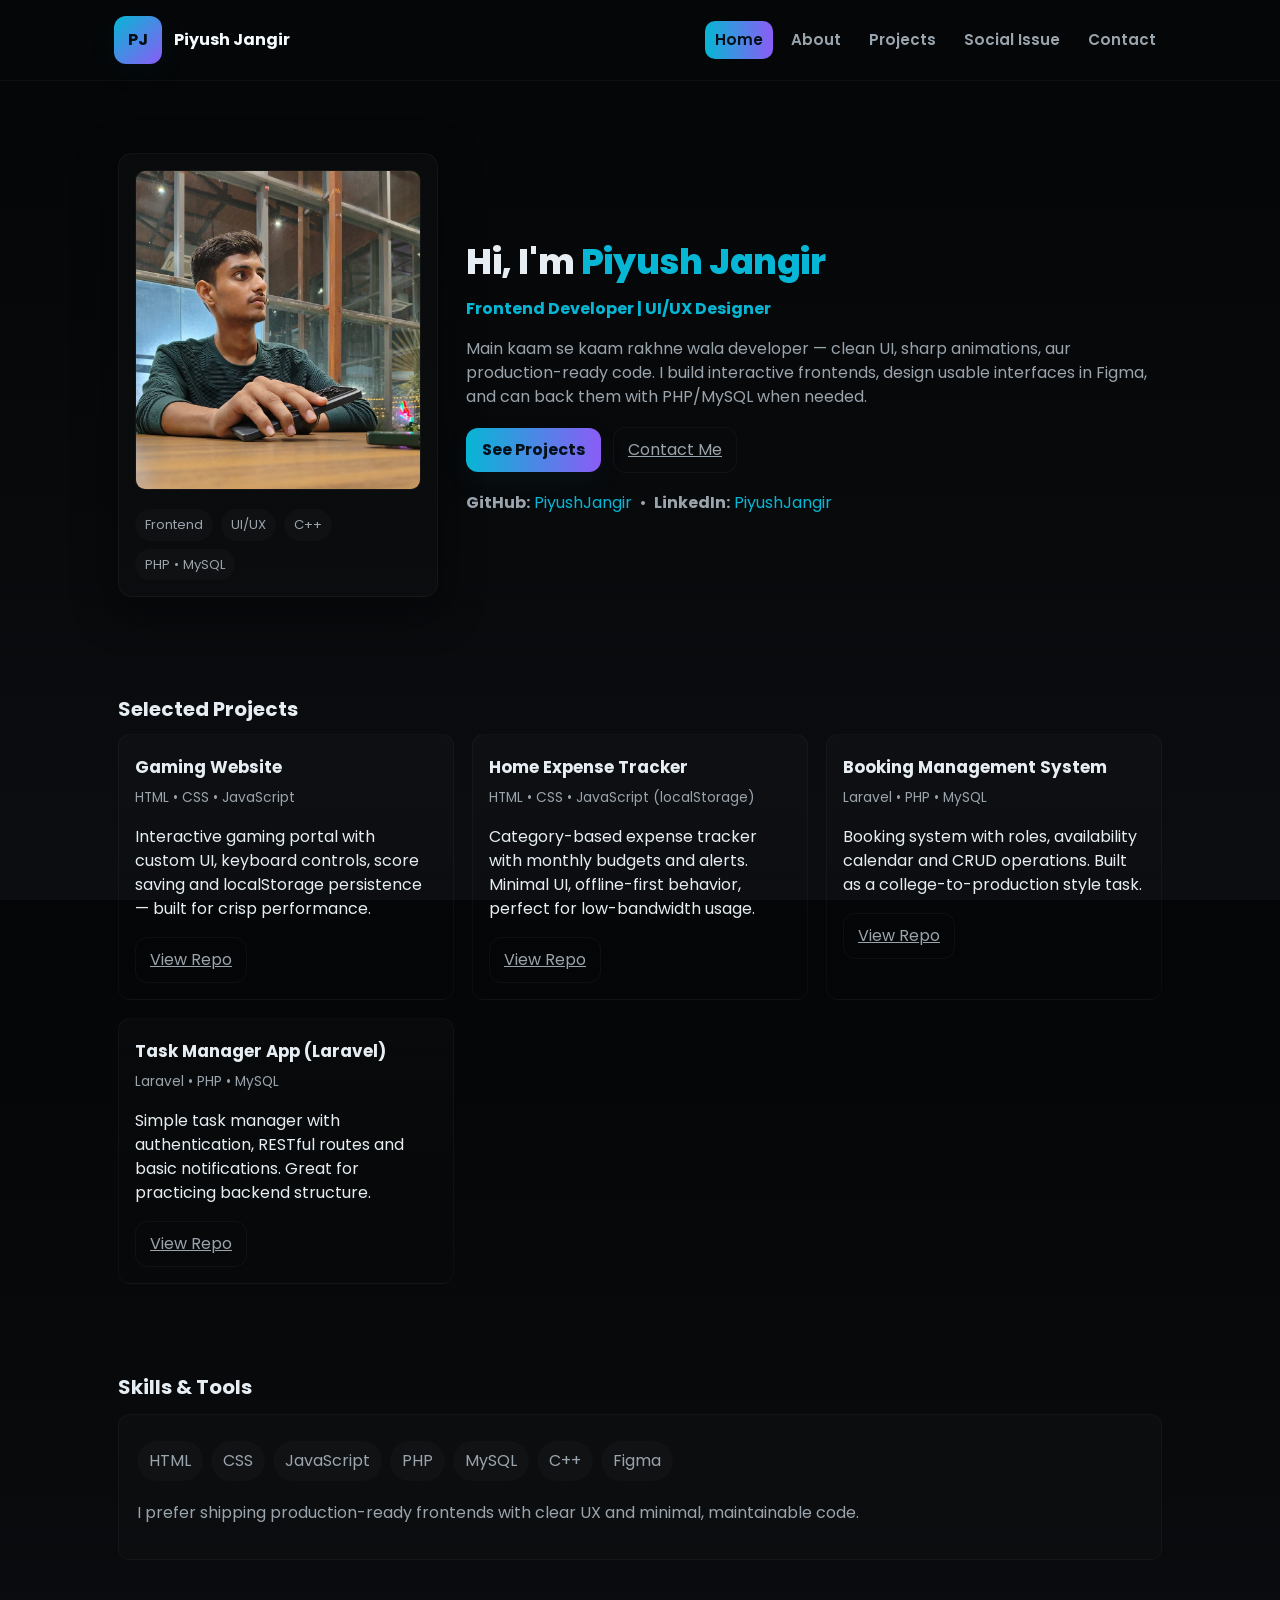
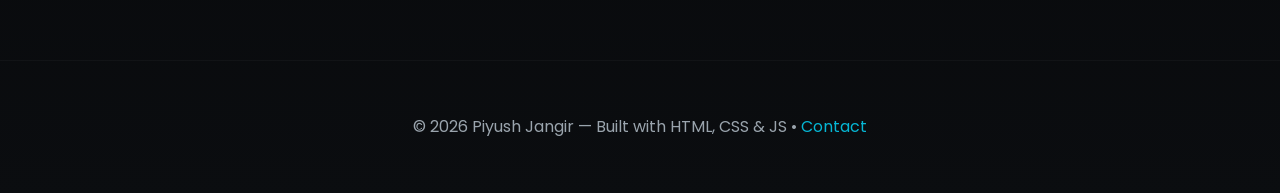
<file: index.html>
<!doctype html>
<html lang="en">
<head>
  <meta charset="utf-8" />
  <meta name="viewport" content="width=device-width,initial-scale=1" />
  <title>Piyush Jangir — Frontend Developer | UI/UX Designer</title>
  <link rel="stylesheet" href="style.css">
</head>
<body>
  <header>
    <div class="navbar">
      <div class="logo">
        <div class="brand">PJ</div>
        <div class="brand-text">Piyush Jangir</div>
      </div>
      <nav class="nav-links">
        <a href="index.html">Home</a>
        <a href="about.html">About</a>
        <a href="projects.html">Projects</a>
        <a href="social-issue.html">Social Issue</a>
        <a href="contact.html">Contact</a>
      </nav>
    </div>
  </header>

  <main class="container">
    <section class="hero">
      <div class="profile-card reveal">
        <img src="Assets/profile.jpg" alt="Piyush Jangir" class="profile-pic">
        <div class="badges">
          <div class="badge">Frontend</div>
          <div class="badge">UI/UX</div>
          <div class="badge">C++</div>
          <div class="badge">PHP • MySQL</div>
        </div>
      </div>

      <div class="intro reveal">
        <div class="title">Hi, I'm <span style="color:var(--accent)">Piyush Jangir</span></div>
        <div class="tagline">Frontend Developer | UI/UX Designer</div>
        <p class="lead">
          Main kaam se kaam rakhne wala developer — clean UI, sharp animations, aur production-ready code. I build interactive frontends, design usable interfaces in Figma, and can back them with PHP/MySQL when needed.
        </p>

        <div class="cta-row">
          <a href="projects.html" class="btn">See Projects</a>
          <a href="contact.html" class="btn-outline">Contact Me</a>
        </div>

        <div style="margin-top:18px;color:var(--muted)">
          <strong>GitHub:</strong>
          <a href="https://github.com/Piyushjangir1" style="color:var(--accent);text-decoration:none" target="_blank" rel="noreferrer">PiyushJangir</a>
          &nbsp;•&nbsp;
          <strong>LinkedIn:</strong>
          <a href="https://www.linkedin.com/in/piyush-jangir-99763031a/" style="color:var(--accent);text-decoration:none" target="_blank" rel="noreferrer">PiyushJangir</a>
        </div>
      </div>
    </section>

    <section class="section reveal">
      <h2>Selected Projects</h2>
      <div class="projects-grid">
        <article class="project">
          <h3>Gaming Website</h3>
          <div class="tech">HTML • CSS • JavaScript</div>
          <p>Interactive gaming portal with custom UI, keyboard controls, score saving and localStorage persistence — built for crisp performance.</p>
          <div class="links" style="margin-top:10px">
            <a class="btn-outline" href="https://github.com/Piyushjangir1" target="_blank" rel="noreferrer">View Repo</a>
          </div>
        </article>

        <article class="project">
          <h3>Home Expense Tracker</h3>
          <div class="tech">HTML • CSS • JavaScript (localStorage)</div>
          <p>Category-based expense tracker with monthly budgets and alerts. Minimal UI, offline-first behavior, perfect for low-bandwidth usage.</p>
          <div class="links" style="margin-top:10px">
            <a class="btn-outline" href="https://github.com/Piyushjangir1" target="_blank" rel="noreferrer">View Repo</a>
          </div>
        </article>

        <article class="project">
          <h3>Booking Management System</h3>
          <div class="tech">Laravel • PHP • MySQL</div>
          <p>Booking system with roles, availability calendar and CRUD operations. Built as a college-to-production style task.</p>
          <div class="links" style="margin-top:10px">
            <a class="btn-outline" href="https://github.com/Piyushjangir1" target="_blank" rel="noreferrer">View Repo</a>
          </div>
        </article>

        <article class="project">
          <h3>Task Manager App (Laravel)</h3>
          <div class="tech">Laravel • PHP • MySQL</div>
          <p>Simple task manager with authentication, RESTful routes and basic notifications. Great for practicing backend structure.</p>
          <div class="links" style="margin-top:10px">
            <a class="btn-outline" href="https://github.com/Piyushjangir1" target="_blank" rel="noreferrer">View Repo</a>
          </div>
        </article>
      </div>
    </section>

    <section class="section reveal">
      <h2>Skills & Tools</h2>
      <div class="card" style="margin-top:12px">
        <div class="skills" style="padding:8px 0">
          <div class="skill">HTML</div>
          <div class="skill">CSS</div>
          <div class="skill">JavaScript</div>
          <div class="skill">PHP</div>
          <div class="skill">MySQL</div>
          <div class="skill">C++</div>
          <div class="skill">Figma</div>
        </div>
        <p style="color:var(--muted);margin-top:12px">I prefer shipping production-ready frontends with clear UX and minimal, maintainable code.</p>
      </div>
    </section>

  </main>

  <footer>
    <div class="container">
      © <span id="year"></span> Piyush Jangir — Built with HTML, CSS & JS • <a href="contact.html" style="color:var(--accent);text-decoration:none">Contact</a>
    </div>
  </footer>

  <script src="script.js"></script>
  <script>
    // set year
    document.getElementById('year').textContent = new Date().getFullYear();
  </script>
</body>
</html>
</file>
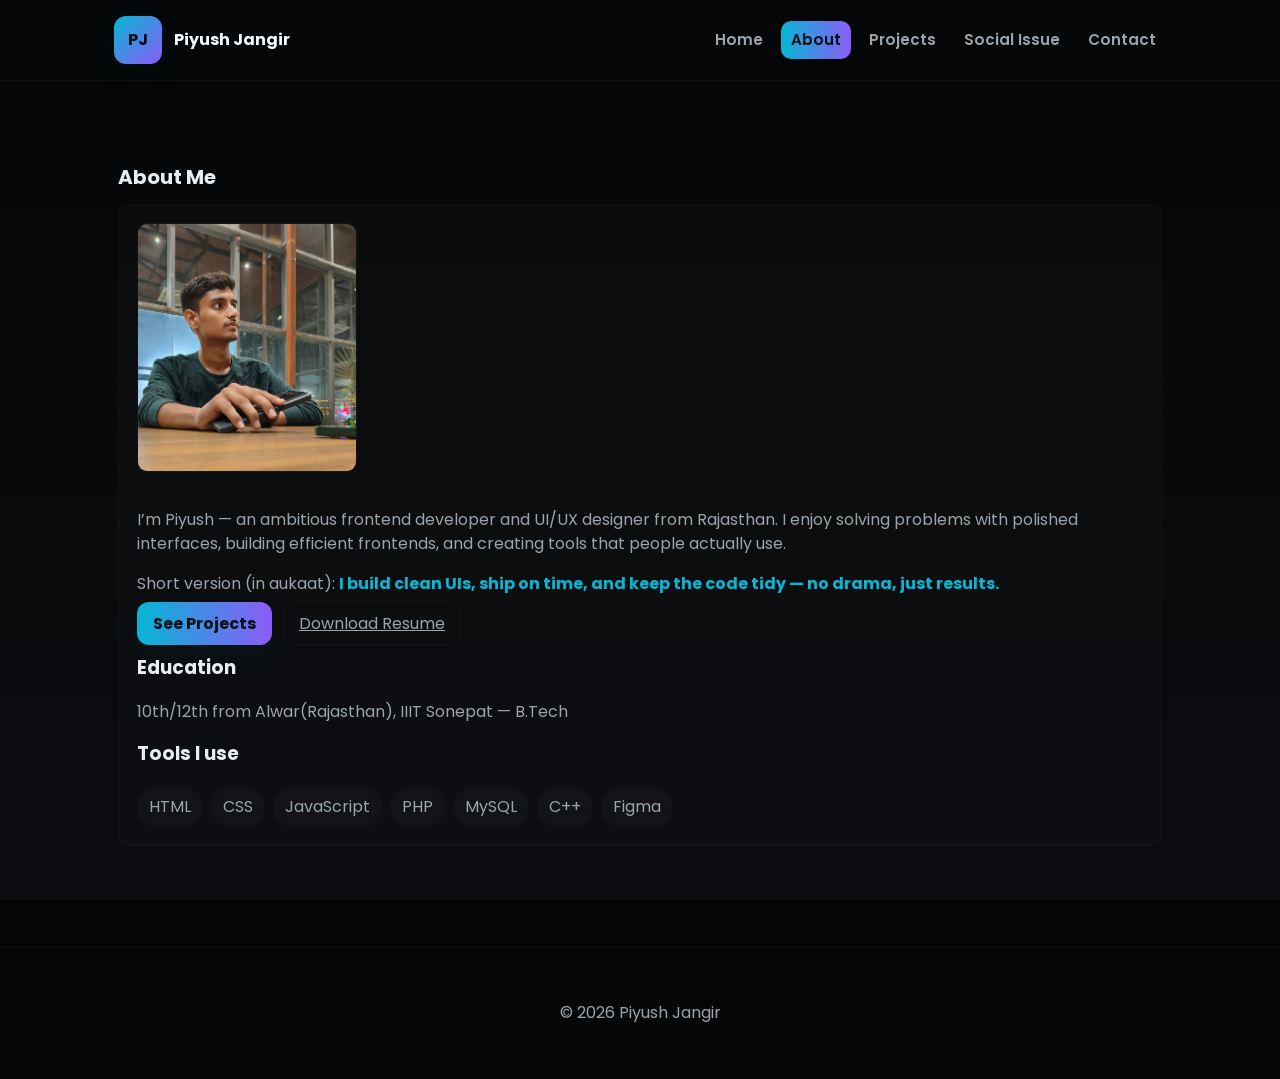
<file: about.html>
<!doctype html>
<html lang="en">
<head>
  <meta charset="utf-8" />
  <meta name="viewport" content="width=device-width,initial-scale=1" />
  <title>About — Piyush Jangir</title>
  <link rel="stylesheet" href="style.css">
</head>
<body>
  <header>
    <div class="navbar">
      <div class="logo">
        <div class="brand">PJ</div>
        <div class="brand-text">Piyush Jangir</div>
      </div>
      <nav class="nav-links">
        <a href="index.html">Home</a>
        <a href="about.html">About</a>
        <a href="projects.html">Projects</a>
        <a href="social-issue.html">Social Issue</a>
        <a href="contact.html">Contact</a>
      </nav>
    </div>
  </header>

  <main class="container">
    <section class="section reveal">
      <h2>About Me</h2>
      <div class="card" style="margin-top:12px">
        <div style="display:flex;gap:20px;align-items:flex-start;flex-wrap:wrap">
          <img src="Assets/profile.jpg" alt="Piyush" style="width:220px;border-radius:10px;border:1px solid rgba(255,255,255,0.04)">
          <div>
            <p style="color:var(--muted)">
              I’m Piyush — an ambitious frontend developer and UI/UX designer from Rajasthan. I enjoy solving problems with polished interfaces, building efficient frontends, and creating tools that people actually use. 
            </p>
            <p style="margin-top:8px;color:var(--muted)">
              Short version (in aukaat): <strong style="color:var(--accent)">I build clean UIs, ship on time, and keep the code tidy — no drama, just results.</strong>
            </p>

            <div style="margin-top:12px">
              <a class="btn" href="projects.html">See Projects</a>
              <a class="btn-outline" href="assets/resume.pdf" download style="margin-left:8px">Download Resume</a>
            </div>
          </div>
        </div>

        <h3 style="margin-top:18px">Education</h3>
        <p style="color:var(--muted)">10th/12th from Alwar(Rajasthan), IIIT Sonepat — B.Tech</p>

        <h3 style="margin-top:12px">Tools I use</h3>
        <div class="skills" style="margin-top:8px">
          <div class="skill">HTML</div>
          <div class="skill">CSS</div>
          <div class="skill">JavaScript</div>
          <div class="skill">PHP</div>
          <div class="skill">MySQL</div>
          <div class="skill">C++</div>
          <div class="skill">Figma</div>
        </div>

      </div>
    </section>
  </main>

  <footer>
    <div class="container">
      © <span id="year-about"></span> Piyush Jangir
    </div>
  </footer>

  <script src="script.js"></script>
  <script>document.getElementById('year-about').textContent = new Date().getFullYear();</script>
</body>
</html>
</file>
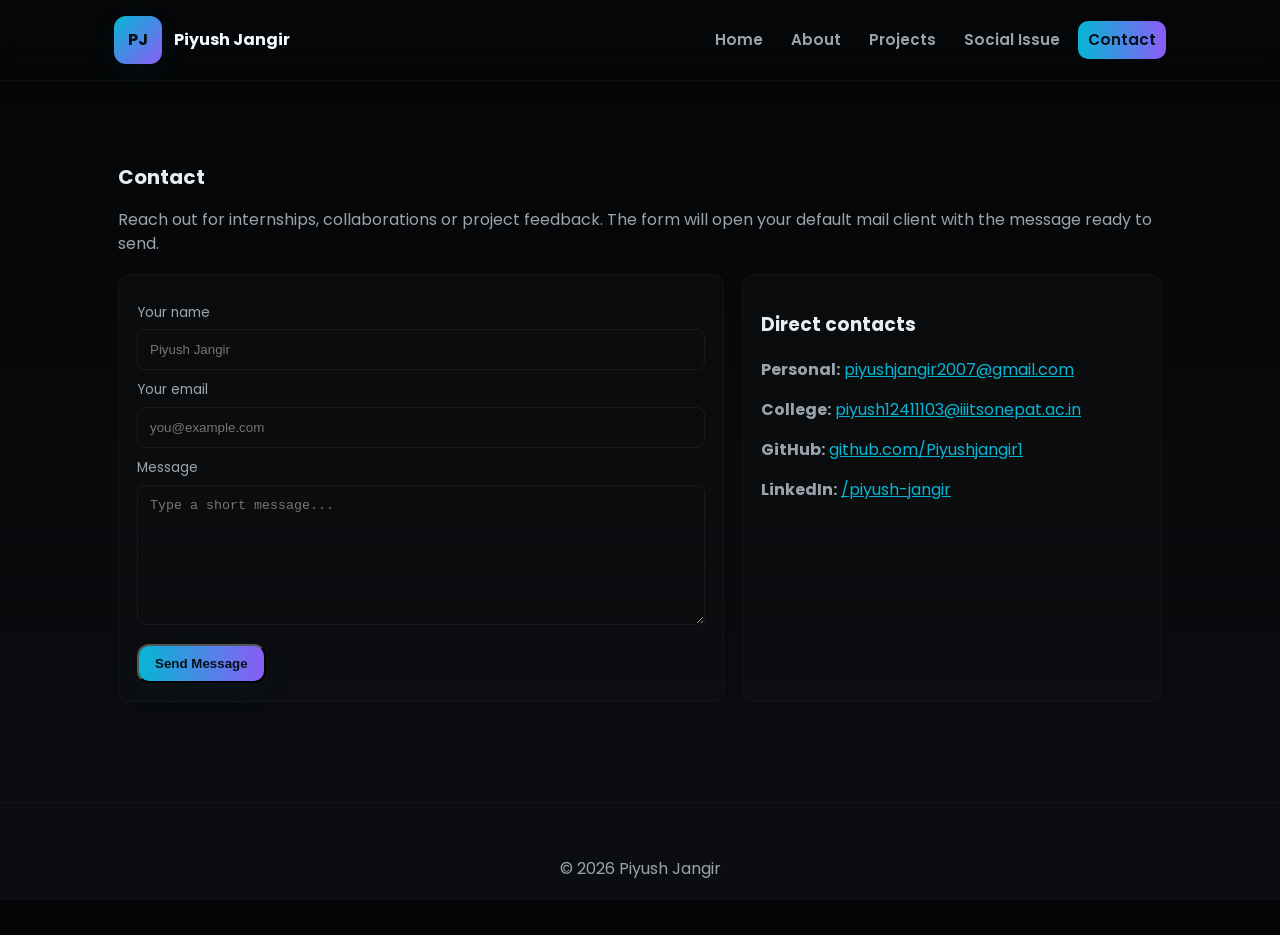
<file: contact.html>
<!doctype html>
<html lang="en">
<head>
  <meta charset="utf-8" />
  <meta name="viewport" content="width=device-width,initial-scale=1" />
  <title>Contact — Piyush Jangir</title>
  <link rel="stylesheet" href="style.css">
</head>
<body>
  <header>
    <div class="navbar">
      <div class="logo">
        <div class="brand">PJ</div>
        <div class="brand-text">Piyush Jangir</div>
      </div>
      <nav class="nav-links">
        <a href="index.html">Home</a>
        <a href="about.html">About</a>
        <a href="projects.html">Projects</a>
        <a href="social-issue.html">Social Issue</a>
        <a href="contact.html">Contact</a>
      </nav>
    </div>
  </header>

  <main class="container">
    <section class="section reveal">
      <h2>Contact</h2>
      <p style="color:var(--muted)">Reach out for internships, collaborations or project feedback. The form will open your default mail client with the message ready to send.</p>

      <div class="contact-grid" style="margin-top:18px">
        <div class="card reveal">
          <form id="contact-form">
            <div class="form-field">
              <label for="c-name">Your name</label>
              <input id="c-name" type="text" required placeholder="Piyush Jangir">
            </div>

            <div class="form-field">
              <label for="c-email">Your email</label>
              <input id="c-email" type="email" required placeholder="you@example.com">
            </div>

            <div class="form-field">
              <label for="c-message">Message</label>
              <textarea id="c-message" required placeholder="Type a short message..."></textarea>
            </div>

            <div style="margin-top:12px">
              <button type="submit" class="btn">Send Message</button>
            </div>
          </form>
        </div>

        <aside class="card reveal">
          <h3>Direct contacts</h3>
          <p style="color:var(--muted)"><strong>Personal:</strong> <a href="mailto:piyushjangir2007@gmail.com" style="color:var(--accent)">piyushjangir2007@gmail.com</a></p>
          <p style="color:var(--muted)"><strong>College:</strong> <a href="mailto:piyush12411103@iiitsonepat.ac.in" style="color:var(--accent)">piyush12411103@iiitsonepat.ac.in</a></p>
          <p style="color:var(--muted)"><strong>GitHub:</strong> <a href="https://github.com/Piyushjangir1" target="_blank" rel="noreferrer" style="color:var(--accent)">github.com/Piyushjangir1</a></p>
          <p style="color:var(--muted)"><strong>LinkedIn:</strong> <a href="https://www.linkedin.com/in/piyush-jangir-99763031a/" target="_blank" rel="noreferrer" style="color:var(--accent)">/piyush-jangir</a></p>
        </aside>
      </div>
    </section>
  </main>

  <footer>
    <div class="container">© <span id="year-contact"></span> Piyush Jangir</div>
  </footer>

  <script src="script.js"></script>
  <script>document.getElementById('year-contact').textContent = new Date().getFullYear();</script>
</body>
</html>
</file>
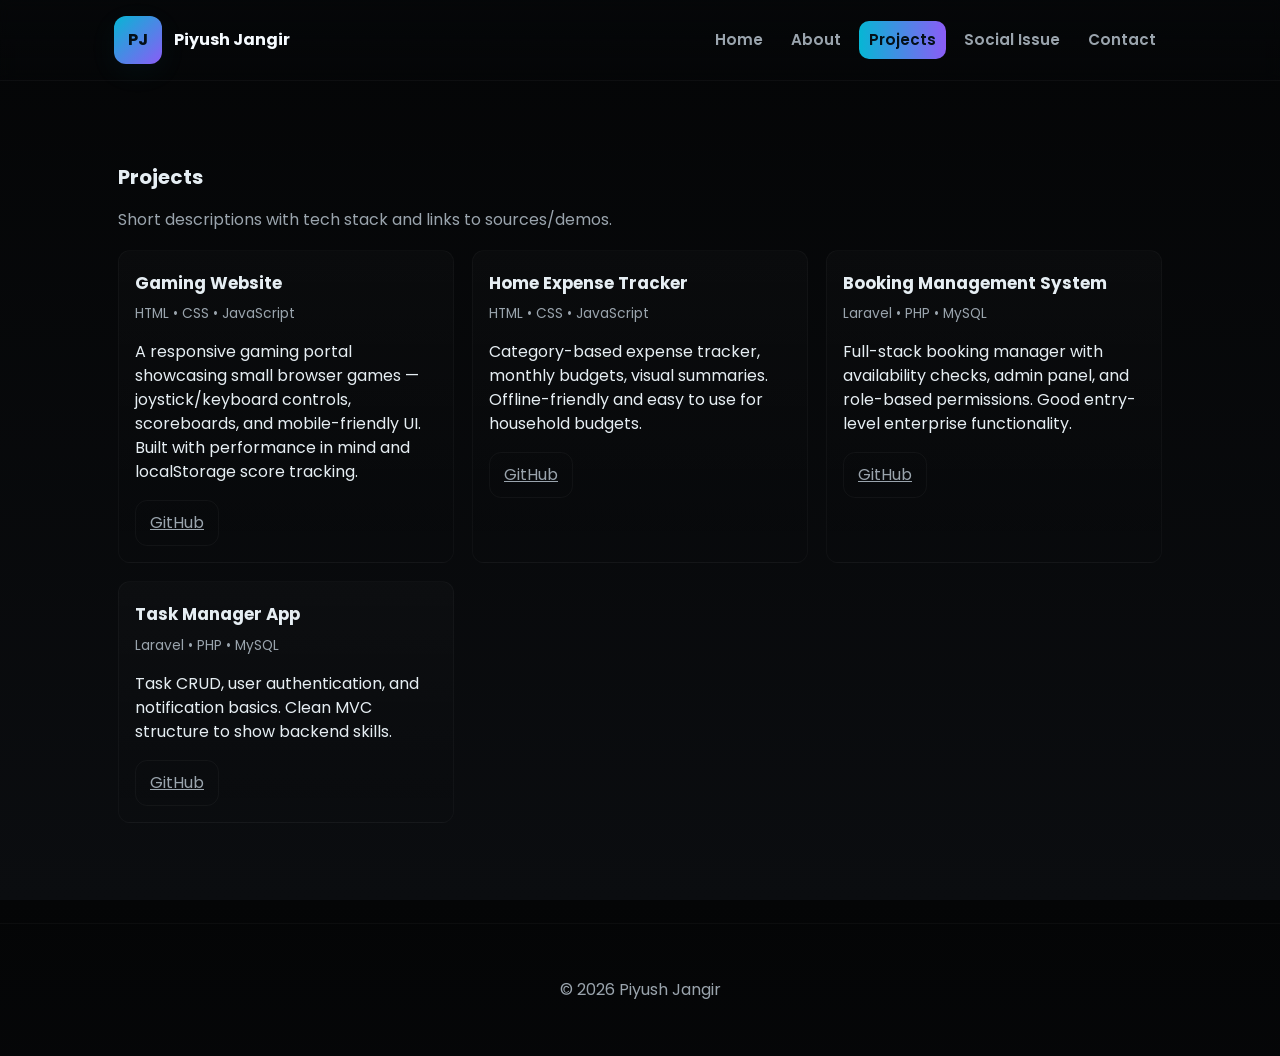
<file: projects.html>
<!doctype html>
<html lang="en">
<head>
  <meta charset="utf-8" />
  <meta name="viewport" content="width=device-width,initial-scale=1" />
  <title>Projects — Piyush Jangir</title>
  <link rel="stylesheet" href="style.css">
</head>
<body>
  <header>
    <div class="navbar">
      <div class="logo">
        <div class="brand">PJ</div>
        <div class="brand-text">Piyush Jangir</div>
      </div>
      <nav class="nav-links">
        <a href="index.html">Home</a>
        <a href="about.html">About</a>
        <a href="projects.html">Projects</a>
        <a href="social-issue.html">Social Issue</a>
        <a href="contact.html">Contact</a>
      </nav>
    </div>
  </header>

  <main class="container">
    <section class="section reveal">
      <h2>Projects</h2>
      <p style="color:var(--muted)">Short descriptions with tech stack and links to sources/demos.</p>

      <div class="projects-grid" style="margin-top:18px">
        <!-- Gaming website -->
        <article class="project reveal">
          <h3>Gaming Website</h3>
          <div class="tech">HTML • CSS • JavaScript</div>
          <p>A responsive gaming portal showcasing small browser games — joystick/keyboard controls, scoreboards, and mobile-friendly UI. Built with performance in mind and localStorage score tracking.</p>
          <div style="margin-top:10px" class="links">
            <a class="btn-outline" href="https://github.com/Piyushjangir1" target="_blank" rel="noreferrer">GitHub</a>
          </div>
        </article>

        <!-- Expense Tracker -->
        <article class="project reveal">
          <h3>Home Expense Tracker</h3>
          <div class="tech">HTML • CSS • JavaScript</div>
          <p>Category-based expense tracker, monthly budgets, visual summaries. Offline-friendly and easy to use for household budgets.</p>
          <div style="margin-top:10px" class="links">
            <a class="btn-outline" href="https://github.com/Piyushjangir1" target="_blank" rel="noreferrer">GitHub</a>
          </div>
        </article>

        <!-- Booking Management -->
        <article class="project reveal">
          <h3>Booking Management System</h3>
          <div class="tech">Laravel • PHP • MySQL</div>
          <p>Full-stack booking manager with availability checks, admin panel, and role-based permissions. Good entry-level enterprise functionality.</p>
          <div style="margin-top:10px" class="links">
            <a class="btn-outline" href="https://github.com/Piyushjangir1" target="_blank" rel="noreferrer">GitHub</a>
          </div>
        </article>

        <!-- Task Manager Laravel -->
        <article class="project reveal">
          <h3>Task Manager App</h3>
          <div class="tech">Laravel • PHP • MySQL</div>
          <p>Task CRUD, user authentication, and notification basics. Clean MVC structure to show backend skills.</p>
          <div style="margin-top:10px" class="links">
            <a class="btn-outline" href="https://github.com/Piyushjangir1" target="_blank" rel="noreferrer">GitHub</a>
          </div>
        </article>
      </div>
    </section>
  </main>

  <footer>
    <div class="container">
      © <span id="year-proj"></span> Piyush Jangir
    </div>
  </footer>

  <script src="script.js"></script>
  <script>document.getElementById('year-proj').textContent = new Date().getFullYear();</script>
</body>
</html>
</file>
<file: style.css>
/* style.css - Dark/palette aesthetic with smooth reveal animations */
@import url('https://fonts.googleapis.com/css2?family=Poppins:wght@300;400;600;700&display=swap');

:root{
  --bg:#050609;
  --panel:#0f1720;
  --muted:#9aa4ad;
  --accent:#06b6d4;
  --accent-2:#8b5cf6;
  --glass: rgba(255,255,255,0.03);
  --card-radius:14px;
  --max-w:1100px;
}

/* Reset + base */
*{box-sizing:border-box}
html,body{height:100%}
body{
  margin:0;
  background: linear-gradient(180deg,#040506 0%, #0b0d10 100%);
  color: #e6eef3;
  font-family: 'Poppins', sans-serif;
  -webkit-font-smoothing:antialiased;
  -moz-osx-font-smoothing:grayscale;
  line-height:1.5;
  scroll-behavior:smooth;
}

.container{
  max-width:var(--max-w);
  margin:0 auto;
  padding:28px;
}

/* Header / nav */
header{
  position:sticky;
  top:0;
  z-index:40;
  padding:10px 0;
  backdrop-filter: blur(6px);
  background: linear-gradient(180deg, rgba(6,8,10,0.72), rgba(6,8,10,0.28));
  border-bottom:1px solid rgba(255,255,255,0.03);
}

.navbar{
  max-width:var(--max-w);
  margin:0 auto;
  display:flex;
  justify-content:space-between;
  align-items:center;
  gap:12px;
  padding:6px 24px;
}

.logo {
  display:flex;align-items:center;gap:12px;
}
.brand{
  width:48px;height:48px;border-radius:12px;
  background: linear-gradient(135deg,var(--accent),var(--accent-2));
  display:flex;align-items:center;justify-content:center;
  font-weight:700;color:#041018;box-shadow:0 8px 30px rgba(6,182,212,0.06);
}
.brand-text{font-weight:700;font-size:1rem;color:#f6fbff}

/* nav links */
.nav-links{display:flex;gap:8px;align-items:center}
.nav-links a{
  color:var(--muted);
  text-decoration:none;padding:8px 10px;border-radius:10px;
  transition:all .18s ease;
  font-weight:600;font-size:0.95rem;
}
.nav-links a:hover{color:#fff;background:rgba(255,255,255,0.03)}
.nav-links a.active{color:#041018;background:linear-gradient(90deg,var(--accent),var(--accent-2))}

/* Hero */
.hero{
  display:flex;gap:28px;align-items:center;padding:44px 0;flex-wrap:wrap;
}
.profile-card{
  width:320px;background:linear-gradient(180deg, rgba(255,255,255,0.02), rgba(255,255,255,0.01));
  border-radius:var(--card-radius);padding:16px;border:1px solid rgba(255,255,255,0.04);
  box-shadow: 0 12px 40px rgba(3,5,7,0.7);
}
.profile-pic{
  width:100%;height:320px;object-fit:cover;border-radius:10px;margin-bottom:12px;border:1px solid rgba(255,255,255,0.04);
}
.badges{display:flex;gap:8px;flex-wrap:wrap}
.badge{
  padding:6px 10px;border-radius:999px;background:rgba(255,255,255,0.02);color:var(--muted);font-size:0.82rem;
}

/* intro */
.intro{flex:1;min-width:300px}
.title{
  font-size:2.2rem;font-weight:800;margin-bottom:8px;letter-spacing:-0.4px;
}
.tagline{color:var(--accent);font-weight:700;margin-bottom:12px}
.lead{color:var(--muted);max-width:70ch;margin-bottom:18px}

/* CTA */
.cta-row{display:flex;gap:12px;align-items:center}
.btn{
  background:linear-gradient(90deg,var(--accent),var(--accent-2));
  color:#041018;padding:10px 16px;border-radius:12px;text-decoration:none;font-weight:700;
  box-shadow:0 10px 30px rgba(8,146,181,0.06);transition:transform .16s;
}
.btn:hover{transform:translateY(-4px)}
.btn-outline{
  background:transparent;border:1px solid rgba(255,255,255,0.04);padding:10px 14px;border-radius:12px;color:var(--muted);
}

/* Sections */
.section{padding:36px 0}
.section h2{font-size:1.25rem;margin-bottom:10px}
.card{
  background:linear-gradient(180deg, rgba(255,255,255,0.02), rgba(255,255,255,0.01));
  border-radius:12px;padding:18px;border:1px solid rgba(255,255,255,0.03);
}

/* projects */
.projects-grid{display:grid;grid-template-columns:repeat(auto-fit,minmax(260px,1fr));gap:18px}
.project{
  padding:16px;border-radius:12px;background:linear-gradient(180deg, rgba(255,255,255,0.02), rgba(255,255,255,0.00));
  transition:transform .25s ease, box-shadow .25s;
  border:1px solid rgba(255,255,255,0.03);
}
.project:hover{transform:translateY(-8px);box-shadow:0 20px 48px rgba(2,4,6,0.6);}
.project h3{margin:4px 0 8px;font-size:1.05rem}
.tech{color:var(--muted);font-size:0.86rem;margin-bottom:8px}
.project .links{display:flex;gap:8px;flex-wrap:wrap}

/* about lists */
.skills{display:flex;gap:8px;flex-wrap:wrap}
.skill{background:rgba(255,255,255,0.02);padding:8px 12px;border-radius:999px;color:var(--muted)}

/* social issue */
.issue-grid{display:grid;grid-template-columns:1fr 420px;gap:18px;align-items:start}
.stat{display:flex;gap:12px;align-items:center;padding:12px;border-radius:10px;background:rgba(255,255,255,0.02);margin-bottom:10px}
.chart-wrap{background:rgba(255,255,255,0.02);padding:12px;border-radius:10px}

/* contact */
.contact-grid{display:grid;grid-template-columns:1fr 420px;gap:18px}
.form-field{margin-top:10px}
label{display:block;color:var(--muted);font-size:0.86rem;margin-bottom:6px}
input,textarea,select{
  width:100%;padding:12px;background:transparent;border:1px solid rgba(255,255,255,0.06);color:inherit;border-radius:8px;
}
textarea{min-height:140px;resize:vertical}
small{color:var(--muted)}

/* footer */
footer{padding:26px 0;color:var(--muted);text-align:center;border-top:1px solid rgba(255,255,255,0.03);margin-top:36px}

/* reveal animations */
.reveal{opacity:0;transform:translateY(18px);transition:opacity .6s ease, transform .6s ease}
.reveal.show{opacity:1;transform:none}

/* responsive adjustments */
@media(max-width:1100px){
  .container{padding:18px}
  .navbar{padding:6px 12px}
}
@media(max-width:980px){
  .issue-grid,.contact-grid{grid-template-columns:1fr}
  .profile-pic{height:300px}
}
@media(max-width:720px){
  .navbar{flex-direction:column;align-items:flex-start;gap:8px}
  .hero{padding:20px 0}
  .title{font-size:1.8rem}
  .brand-text{display:none}
}
</file>
